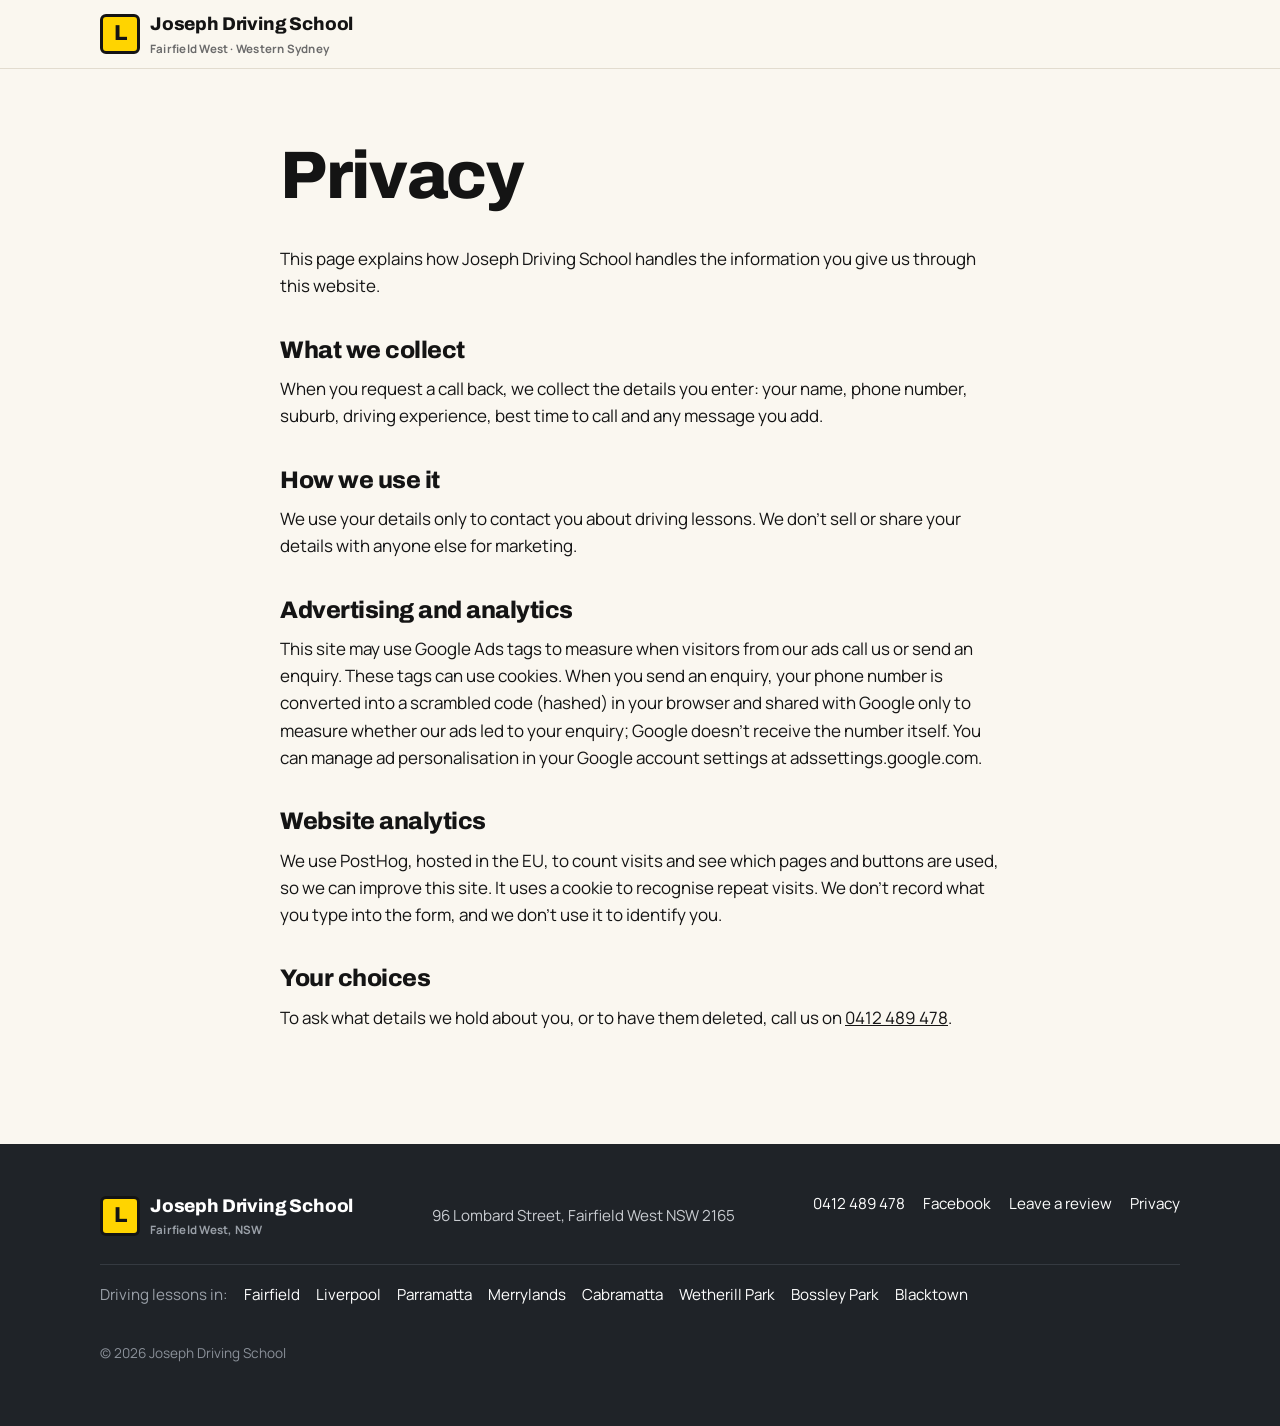
<file: privacy/index.html>
<!doctype html>
<html lang="en-AU">
<head>
  <meta charset="utf-8">
  <meta name="viewport" content="width=device-width, initial-scale=1">
  <title>Privacy | Joseph Driving School</title>
  <meta name="description" content="How Joseph Driving School handles the details you send through this website.">
  <link rel="canonical" href="https://www.josephdrivingschool.com.au/privacy">
  <meta name="theme-color" content="#ffd400">
  <link rel="icon" href="/favicon.svg" type="image/svg+xml">
  <link rel="apple-touch-icon" href="/apple-touch-icon.png">
  <link rel="manifest" href="/site.webmanifest">
  <link rel="preload" href="/assets/fonts/archivo-latin-800-normal.woff2" as="font" type="font/woff2" crossorigin>
  <link rel="preload" href="/assets/fonts/manrope-latin-400-normal.woff2" as="font" type="font/woff2" crossorigin>
  <link rel="preload" href="/assets/fonts/manrope-latin-800-normal.woff2" as="font" type="font/woff2" crossorigin>
  <link rel="stylesheet" href="/assets/styles.css?v=daddd131">
</head>
<body>
  <header class="site-header">
    <div class="wrap">
      <a class="brand" href="/">
        <span class="plate" aria-hidden="true">L</span>
        <span>Joseph Driving School<small>Fairfield West · Western Sydney</small></span>
      </a>
    </div>
  </header>

  <main class="page">
    <div class="wrap">
      <h1>Privacy</h1>
      <p>This page explains how Joseph Driving School handles the information you give us through this website.</p>

      <h2>What we collect</h2>
      <p>When you request a call back, we collect the details you enter: your name, phone number, suburb, driving experience, best time to call and any message you add.</p>

      <h2>How we use it</h2>
      <p>We use your details only to contact you about driving lessons. We don't sell or share your details with anyone else for marketing.</p>

      <h2>Advertising and analytics</h2>
      <p>This site may use Google Ads tags to measure when visitors from our ads call us or send an enquiry. These tags can use cookies. When you send an enquiry, your phone number is converted into a scrambled code (hashed) in your browser and shared with Google only to measure whether our ads led to your enquiry; Google doesn't receive the number itself. You can manage ad personalisation in your Google account settings at adssettings.google.com.</p>

      <h2>Website analytics</h2>
      <p>We use PostHog, hosted in the EU, to count visits and see which pages and buttons are used, so we can improve this site. It uses a cookie to recognise repeat visits. We don't record what you type into the form, and we don't use it to identify you.</p>

      <h2>Your choices</h2>
      <p>To ask what details we hold about you, or to have them deleted, call us on <a href="tel:+61412489478" data-action="call" data-phone-text>0412 489 478</a>.</p>
    </div>
  </main>

  <footer class="site-footer">
    <div class="wrap">
      <a class="brand" href="/"><span class="plate" aria-hidden="true">L</span><span>Joseph Driving School<small>Fairfield West, NSW</small></span></a>
      <address class="footer-address">96 Lombard Street, Fairfield West NSW 2165</address>
      <ul class="footer-links">
        <li><a href="tel:+61412489478" data-action="call" data-phone-text>0412 489 478</a></li>
        <li><a href="https://www.facebook.com/josephdrivingschool/" rel="noopener" target="_blank">Facebook</a></li>
        <li><a href="/review" rel="noopener" target="_blank">Leave a review</a></li>
        <li><a href="/privacy">Privacy</a></li>
      </ul>
      <nav class="footer-areas" aria-label="Areas we cover">
        <span>Driving lessons in:</span>
        <ul><li><a href="/driving-lessons/fairfield">Fairfield</a></li><li><a href="/driving-lessons/liverpool">Liverpool</a></li><li><a href="/driving-lessons/parramatta">Parramatta</a></li><li><a href="/driving-lessons/merrylands">Merrylands</a></li><li><a href="/driving-lessons/cabramatta">Cabramatta</a></li><li><a href="/driving-lessons/wetherill-park">Wetherill Park</a></li><li><a href="/driving-lessons/bossley-park">Bossley Park</a></li><li><a href="/driving-lessons/blacktown">Blacktown</a></li></ul>
      </nav>
      <p class="copy">© <span data-year>2026</span> Joseph Driving School</p>
    </div>
  </footer>

  <script src="/assets/config.js?v=daddd131"></script>
  <script src="/assets/site.js?v=daddd131" defer></script>
</body>
</html>
</file>
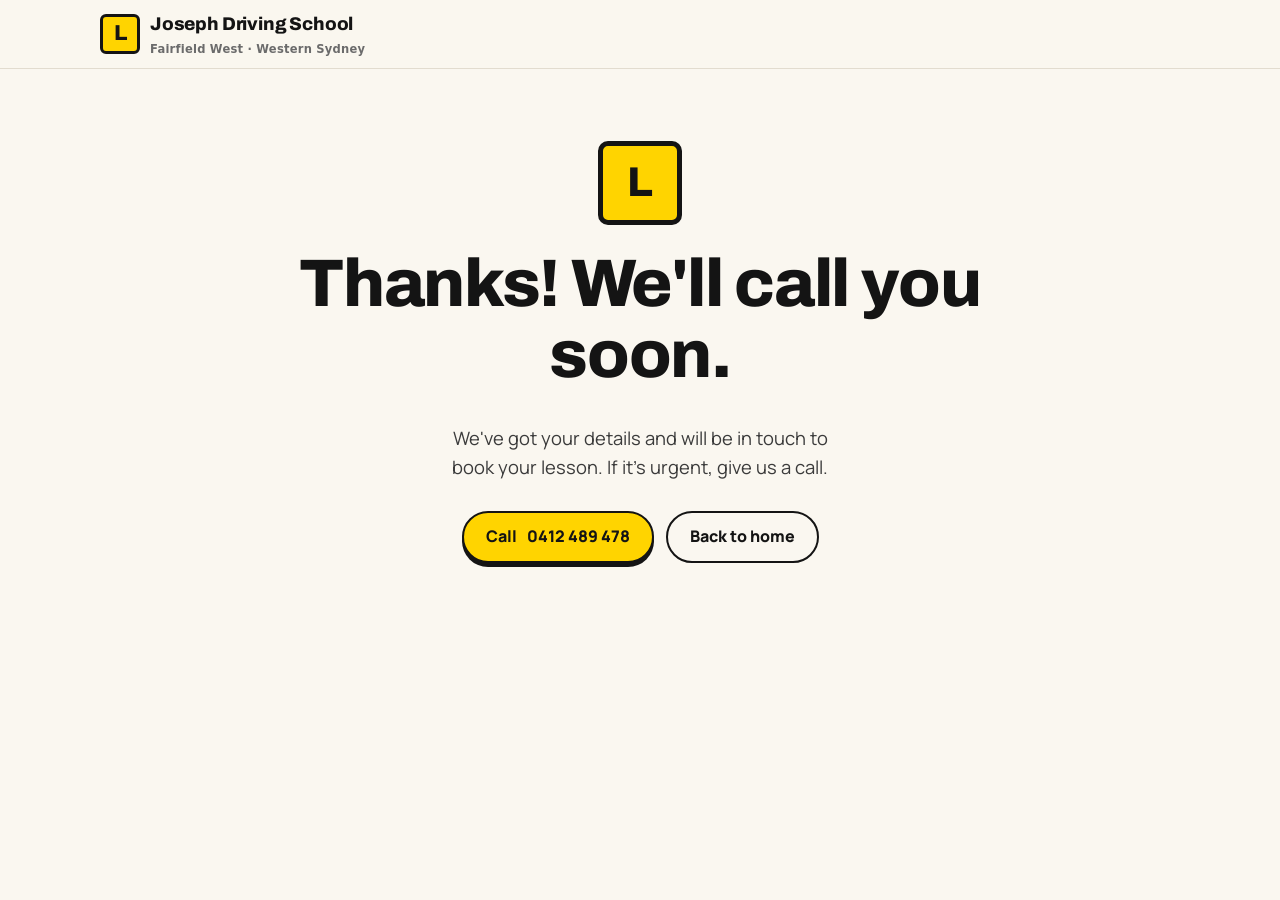
<file: thanks/index.html>
<!doctype html>
<html lang="en-AU">
<head>
  <meta charset="utf-8">
  <meta name="viewport" content="width=device-width, initial-scale=1">
  <title>Thanks, we'll be in touch | Joseph Driving School</title>
  <meta name="robots" content="noindex, nofollow">
  <meta name="theme-color" content="#ffd400">
  <link rel="icon" href="/favicon.svg" type="image/svg+xml">
  <link rel="apple-touch-icon" href="/apple-touch-icon.png">
  <link rel="manifest" href="/site.webmanifest">
  <link rel="preload" href="/assets/fonts/archivo-latin-800-normal.woff2" as="font" type="font/woff2" crossorigin>
  <link rel="preload" href="/assets/fonts/manrope-latin-400-normal.woff2" as="font" type="font/woff2" crossorigin>
  <link rel="preload" href="/assets/fonts/manrope-latin-800-normal.woff2" as="font" type="font/woff2" crossorigin>
  <link rel="stylesheet" href="/assets/styles.css?v=daddd131">
</head>
<body data-thanks>
  <header class="site-header">
    <div class="wrap">
      <a class="brand" href="/">
        <span class="plate" aria-hidden="true">L</span>
        <span>Joseph Driving School<small>Fairfield West · Western Sydney</small></span>
      </a>
    </div>
  </header>

  <main class="page center">
    <div class="wrap">
      <span class="plate big-plate" aria-hidden="true">L</span>
      <h1>Thanks! We'll call you soon.</h1>
      <p class="lede" style="margin:0 auto 28px">We've got your details and will be in touch to book your lesson. If it's urgent, give us a call.</p>
      <div class="btn-row" style="justify-content:center">
        <a class="btn btn-plate" href="tel:+61412489478" data-action="call">Call <span data-phone-text>0412 489 478</span></a>
        <a class="btn btn-ghost" href="/">Back to home</a>
      </div>
    </div>
  </main>

  <script src="/assets/config.js?v=daddd131"></script>
  <script src="/assets/site.js?v=daddd131" defer></script>
</body>
</html>
</file>
<file: assets/styles.css>
@font-face { font-family: "Archivo"; font-style: normal; font-weight: 700; font-display: optional; src: url(/assets/fonts/archivo-latin-700-normal.woff2) format("woff2"); }
@font-face { font-family: "Archivo"; font-style: normal; font-weight: 800 900; font-display: optional; src: url(/assets/fonts/archivo-latin-800-normal.woff2) format("woff2"); }
@font-face { font-family: "Manrope"; font-style: normal; font-weight: 400 500; font-display: optional; src: url(/assets/fonts/manrope-latin-400-normal.woff2) format("woff2"); }
@font-face { font-family: "Manrope"; font-style: normal; font-weight: 600 700; font-display: optional; src: url(/assets/fonts/manrope-latin-700-normal.woff2) format("woff2"); }
@font-face { font-family: "Manrope"; font-style: normal; font-weight: 800 900; font-display: optional; src: url(/assets/fonts/manrope-latin-800-normal.woff2) format("woff2"); }

:root {
  --ink: #141414;
  --ink-soft: #3b3b3b;
  --muted: #6b6b6b;
  --paper: #faf7f0;
  --paper-2: #f1ece1;
  --white: #ffffff;
  --plate: #ffd400;
  --plate-deep: #e6bf00;
  --road: #1f2328;
  --line: #e2dccf;
  --ok: #1d7a3e;
  --err: #b42318;
  --radius: 14px;
  --shadow: 0 10px 30px rgba(20, 20, 20, 0.08);
  --max: 1120px;
  --font-head: "Archivo", "Arial Narrow", Arial, sans-serif;
  --font-body: "Manrope", system-ui, -apple-system, "Segoe UI", Roboto, sans-serif;
}

*,
*::before,
*::after { box-sizing: border-box; }

html { scroll-behavior: smooth; -webkit-text-size-adjust: 100%; }

body {
  margin: 0;
  background: var(--paper);
  color: var(--ink);
  font-family: var(--font-body);
  font-size: 17px;
  line-height: 1.6;
}

img { max-width: 100%; display: block; }

a { color: inherit; }

h1, h2, h3 {
  font-family: var(--font-head);
  line-height: 1.05;
  letter-spacing: -0.02em;
  margin: 0 0 0.5em;
}

h1 { font-size: clamp(2.4rem, 6vw, 4.2rem); font-weight: 800; }
h2 { font-size: clamp(1.9rem, 4vw, 2.8rem); font-weight: 800; }
h3 { font-size: 1.25rem; font-weight: 700; letter-spacing: -0.01em; }

p { margin: 0 0 1em; }

.wrap { width: 100%; max-width: var(--max); margin: 0 auto; padding: 0 20px; }

.skip {
  position: absolute; left: -999px; top: 8px;
  background: var(--plate); color: var(--ink); padding: 8px 14px; border-radius: 8px; z-index: 100;
}
.skip:focus { left: 8px; }

/* ---------- L-plate mark ---------- */
.plate {
  display: inline-grid;
  place-items: center;
  width: 40px; height: 40px;
  background: var(--plate);
  color: var(--ink);
  border: 3px solid var(--ink);
  border-radius: 6px;
  font-family: var(--font-head);
  font-weight: 900;
  font-size: 1.35rem;
  line-height: 1;
  flex: none;
}
.plate.sm { width: 28px; height: 28px; font-size: 0.95rem; border-width: 2px; border-radius: 4px; }

/* ---------- Header ---------- */
.site-header {
  position: sticky; top: 0; z-index: 50;
  background: rgba(250, 247, 240, 0.94);
  backdrop-filter: saturate(140%) blur(8px);
  border-bottom: 1px solid var(--line);
}
.site-header .wrap { display: flex; align-items: center; justify-content: space-between; gap: 16px; height: 68px; }
.brand { display: flex; align-items: center; gap: 10px; text-decoration: none; font-family: var(--font-head); font-weight: 800; font-size: 1.15rem; letter-spacing: -0.01em; }
.brand small { display: block; font-family: var(--font-body); font-weight: 600; font-size: 0.72rem; color: var(--muted); letter-spacing: 0.02em; }
@media (max-width: 600px) {
  .site-header .wrap { height: 60px; gap: 10px; }
  .site-header .brand { font-size: 1rem; line-height: 1.15; white-space: nowrap; min-width: 0; }
  .site-header .brand > span:last-child { overflow: hidden; text-overflow: ellipsis; }
  .site-header .brand small { display: none; }
  .site-header .plate { width: 34px; height: 34px; font-size: 1.1rem; }
  /* The sticky bottom bar already shows the number, so the header button just says "Call". */
  .site-header .btn [data-phone-text] { display: none; }
  .site-header .btn-sm { min-height: 40px; padding: 0 16px; }
  .eyebrow { font-size: 0.74rem; letter-spacing: 0.06em; margin-bottom: 14px; }
  .hero { padding-top: 28px; }
  section { padding: 64px 0; }
}
@media (max-width: 340px) {
  .site-header .brand > span:last-child { display: none; }
}
.nav { display: flex; align-items: center; gap: 22px; }
.nav a { text-decoration: none; font-weight: 600; font-size: 0.95rem; color: var(--ink-soft); }
.nav a:hover { color: var(--ink); }
.nav .btn { color: var(--ink); }
@media (max-width: 860px) { .nav a:not(.btn) { display: none; } }

/* ---------- Buttons ---------- */
.btn {
  display: inline-flex; align-items: center; justify-content: center; gap: 10px;
  min-height: 52px; padding: 0 22px;
  border-radius: 999px; border: 2px solid var(--ink);
  font-family: var(--font-body); font-weight: 800; font-size: 1rem;
  text-decoration: none; cursor: pointer;
  transition: transform 0.12s ease, background 0.12s ease, box-shadow 0.12s ease;
  white-space: nowrap;
}
.btn:active { transform: translateY(1px); }
.btn-plate { background: var(--plate); color: var(--ink); box-shadow: 0 4px 0 var(--ink); }
.btn-plate:hover { background: var(--plate-deep); }
.btn-ink { background: var(--ink); color: var(--white); }
.btn-ink:hover { background: #000; }
.btn-ghost { background: transparent; color: var(--ink); }
.btn-ghost:hover { background: var(--white); }
.btn-sm { min-height: 42px; padding: 0 16px; font-size: 0.92rem; box-shadow: none; }
.btn svg { width: 20px; height: 20px; flex: none; }
.btn-row { display: flex; flex-wrap: wrap; gap: 12px; }

/* ---------- Hero ---------- */
.hero { padding: 56px 0 40px; position: relative; overflow: hidden; }
.hero-grid { display: grid; grid-template-columns: 1.15fr 0.85fr; gap: 48px; align-items: center; }
@media (max-width: 900px) { .hero-grid { grid-template-columns: 1fr; gap: 32px; } }
.eyebrow {
  display: inline-flex; align-items: center; gap: 10px;
  font-weight: 800; font-size: 0.82rem; letter-spacing: 0.08em; text-transform: uppercase;
  color: var(--ink-soft); margin-bottom: 18px;
}
.hero h1 em { font-style: normal; background: linear-gradient(transparent 62%, var(--plate) 62%); padding: 0 4px; }
.lede { font-size: 1.15rem; color: var(--ink-soft); max-width: 36ch; margin-bottom: 28px; }
.hero-points { list-style: none; padding: 0; margin: 28px 0 0; display: grid; gap: 10px; }
.hero-points li { display: flex; align-items: center; gap: 10px; font-weight: 600; }
.tick { width: 22px; height: 22px; flex: none; border-radius: 50%; background: var(--ink); color: var(--plate); display: grid; place-items: center; font-size: 0.75rem; font-weight: 900; }

.hero-card {
  background: var(--road);
  color: var(--white);
  border-radius: 22px;
  padding: 28px;
  position: relative;
  box-shadow: var(--shadow);
}
.hero-card::after {
  content: ""; position: absolute; left: 28px; right: 28px; bottom: 18px; height: 4px;
  background: repeating-linear-gradient(90deg, var(--plate) 0 28px, transparent 28px 48px);
  border-radius: 2px; opacity: 0.9;
}
.hero-card h2 { font-size: 1.6rem; color: var(--white); }
.hero-card p { color: #c9ccd1; }
.hero-card .btn { width: 100%; }
.hero-card .btn + .btn { margin-top: 12px; }
.hero-card .btn-ghost { color: var(--white); border-color: #4a5058; }
.hero-card .btn-ghost:hover { background: #2a2f35; }
.hero-card .fine { font-size: 0.85rem; color: #9aa0a8; margin: 16px 0 26px; }

/* ---------- Strip ---------- */
.strip { background: var(--ink); color: var(--white); }
.strip .wrap { display: flex; flex-wrap: wrap; gap: 14px 34px; justify-content: center; padding: 18px 20px; font-weight: 700; font-size: 0.95rem; }
.strip span { display: inline-flex; align-items: center; gap: 10px; }
.strip span::before { content: ""; width: 8px; height: 8px; background: var(--plate); border-radius: 2px; }

/* ---------- Sections ---------- */
section { padding: 84px 0; }
section.alt { background: var(--paper-2); }
.section-head { max-width: 640px; margin-bottom: 40px; }
.section-head p { color: var(--ink-soft); font-size: 1.08rem; }
.kicker { font-weight: 800; font-size: 0.8rem; letter-spacing: 0.1em; text-transform: uppercase; color: var(--muted); margin-bottom: 10px; display: block; }

.cards { display: grid; grid-template-columns: repeat(3, 1fr); gap: 18px; }
@media (max-width: 900px) { .cards { grid-template-columns: repeat(2, 1fr); } }
@media (max-width: 600px) { .cards { grid-template-columns: 1fr; } }
.card {
  background: var(--white); border: 1px solid var(--line); border-radius: var(--radius);
  padding: 24px; display: flex; flex-direction: column;
}
.card p { color: var(--ink-soft); margin-bottom: 18px; }
.card .card-cta { margin-top: auto; font-weight: 800; text-decoration: none; display: inline-flex; gap: 8px; align-items: center; }
.card .card-cta::after { content: "→"; transition: transform 0.12s ease; }
.card .card-cta:hover::after { transform: translateX(3px); }
.card .plate { margin-bottom: 16px; }

/* Steps */
.steps { display: grid; grid-template-columns: repeat(3, 1fr); gap: 28px; counter-reset: step; }
@media (max-width: 800px) { .steps { grid-template-columns: 1fr; } }
.step { position: relative; padding-top: 64px; }
.step::before {
  counter-increment: step; content: counter(step);
  position: absolute; top: 0; left: 0;
  width: 48px; height: 48px; border-radius: 50%;
  background: var(--plate); border: 3px solid var(--ink);
  display: grid; place-items: center;
  font-family: var(--font-head); font-weight: 900; font-size: 1.3rem;
}
.step p { color: var(--ink-soft); }

/* Areas */
.areas { display: flex; flex-wrap: wrap; gap: 10px; list-style: none; padding: 0; margin: 0; }
.areas li { background: var(--white); border: 1px solid var(--line); border-radius: 999px; padding: 8px 16px; font-weight: 700; font-size: 0.95rem; }
.areas-note { margin-top: 22px; color: var(--ink-soft); }

/* FAQ */
.faq { max-width: 780px; }
.faq details { border-bottom: 1px solid var(--line); }
.faq summary {
  list-style: none; cursor: pointer; padding: 22px 40px 22px 0; position: relative;
  font-family: var(--font-head); font-weight: 700; font-size: 1.15rem;
}
.faq summary::-webkit-details-marker { display: none; }
.faq summary::after {
  content: "+"; position: absolute; right: 4px; top: 50%; transform: translateY(-50%);
  font-size: 1.6rem; font-weight: 400;
}
.faq details[open] summary::after { content: "–"; }
.faq details p { color: var(--ink-soft); padding-bottom: 18px; max-width: 64ch; }

/* ---------- Booking form ---------- */
.book-grid { display: grid; grid-template-columns: 0.9fr 1.1fr; gap: 48px; align-items: start; }
@media (max-width: 900px) { .book-grid { grid-template-columns: 1fr; gap: 28px; } }
.form-card {
  background: var(--white); border: 2px solid var(--ink); border-radius: 20px;
  padding: 28px; box-shadow: 8px 8px 0 var(--ink);
}
@media (max-width: 600px) { .form-card { padding: 22px; box-shadow: 5px 5px 0 var(--ink); } }
.form-card h2, .form-card h3 { margin-bottom: 6px; }
.form-card .sub { color: var(--ink-soft); margin-bottom: 20px; }
.field { margin-bottom: 16px; }
.field label, .field legend { display: block; font-weight: 800; font-size: 0.92rem; margin-bottom: 6px; }
.field input, .field select, .field textarea {
  width: 100%; min-height: 50px; padding: 12px 14px;
  border: 1.5px solid #cfc8b8; border-radius: 10px; background: var(--paper);
  font: inherit; font-size: 1rem; color: var(--ink);
}
.field textarea { min-height: 96px; resize: vertical; }
.field input:focus, .field select:focus, .field textarea:focus { outline: 3px solid var(--plate); outline-offset: 1px; border-color: var(--ink); background: var(--white); }
.field fieldset { border: 0; padding: 0; margin: 0; }
.row-2 { display: grid; grid-template-columns: 1fr 1fr; gap: 14px; }
@media (max-width: 520px) { .row-2 { grid-template-columns: 1fr; } }
.choices { display: flex; flex-wrap: wrap; gap: 8px; }
.choices label { margin: 0; position: relative; }
.field .choices input { position: absolute; inset: 0; width: 1px; height: 1px; min-height: 0; padding: 0; margin: 0; border: 0; opacity: 0; pointer-events: none; }
.choices span {
  display: inline-flex; align-items: center; min-height: 44px; padding: 0 16px;
  border: 1.5px solid #cfc8b8; border-radius: 999px; background: var(--paper);
  font-weight: 700; font-size: 0.95rem; cursor: pointer;
}
.choices input:checked + span { background: var(--plate); border-color: var(--ink); }
.choices input:focus-visible + span { outline: 3px solid var(--ink); outline-offset: 2px; }
.hp { position: absolute; left: -9999px; width: 1px; height: 1px; overflow: hidden; }
.form-card .btn { width: 100%; margin-top: 6px; }
.form-msg { margin-top: 14px; font-weight: 700; }
.form-msg.err { color: var(--err); }
.form-alt { margin-top: 18px; padding-top: 18px; border-top: 1px dashed var(--line); font-size: 0.95rem; color: var(--ink-soft); }
.form-alt a { font-weight: 800; }
.fallback { display: none; margin-top: 16px; padding: 16px; background: var(--paper-2); border-radius: 12px; }
.fallback.show { display: block; }
.fallback .btn { margin-top: 10px; }
.privacy-note { font-size: 0.82rem; color: var(--muted); margin-top: 12px; }

.contact-list { list-style: none; padding: 0; margin: 24px 0 0; display: grid; gap: 14px; }
.contact-list a { font-weight: 800; text-decoration: none; font-size: 1.1rem; }
.contact-list small { display: block; color: var(--muted); font-weight: 600; }

/* ---------- CTA band ---------- */
.cta-band { background: var(--plate); border-top: 3px solid var(--ink); border-bottom: 3px solid var(--ink); padding: 56px 0; }
.cta-band .wrap { display: flex; flex-wrap: wrap; align-items: center; justify-content: space-between; gap: 24px; }
.cta-band h2 { margin: 0; max-width: 18ch; }

/* ---------- Footer ---------- */
.site-footer { background: var(--road); color: #c9ccd1; padding: 48px 0 110px; font-size: 0.95rem; }
.site-footer .wrap { display: flex; flex-wrap: wrap; justify-content: space-between; gap: 24px; }
.site-footer a { color: var(--white); text-decoration: none; }
.site-footer a:hover { text-decoration: underline; }
.site-footer .brand { color: var(--white); }
.site-footer .brand small { color: #9aa0a8; }
.footer-links { display: flex; flex-wrap: wrap; gap: 18px; list-style: none; padding: 0; margin: 0; }
.copy { width: 100%; color: #8a9099; font-size: 0.85rem; margin-top: 12px; }
@media (min-width: 761px) { .site-footer { padding-bottom: 48px; } }

/* ---------- Sticky mobile action bar ---------- */
.mobile-bar {
  position: fixed; left: 0; right: 0; bottom: 0; z-index: 60;
  display: none; gap: 10px; padding: 10px 12px calc(10px + env(safe-area-inset-bottom));
  background: var(--white); border-top: 2px solid var(--ink);
}
.mobile-bar .btn { flex: 1; min-height: 50px; padding: 0 12px; box-shadow: none; }
@media (max-width: 760px) { .mobile-bar { display: flex; } }

/* ---------- Simple pages ---------- */
.page { padding: 72px 0 96px; }
.page .wrap { max-width: 760px; }
.page h2 { font-size: 1.5rem; margin-top: 1.6em; }
.center { text-align: center; }
.big-plate { width: 84px; height: 84px; font-size: 2.6rem; border-width: 5px; border-radius: 10px; margin: 0 auto 24px; }

/* Landing-page tweaks */
.lp .site-header .nav a:not(.btn) { display: none; }
.lp .hero { padding-top: 36px; }
.lp .hero-grid { grid-template-columns: 1fr 1fr; align-items: start; }
@media (max-width: 900px) { .lp .hero-grid { grid-template-columns: 1fr; } }
.lp .lede { max-width: 42ch; }
.lp section { padding: 64px 0; }

/* Breadcrumbs */
.crumbs { padding-top: 18px; font-size: 0.88rem; color: var(--muted); }
.crumbs a { color: var(--ink-soft); }
.crumbs + .hero { padding-top: 24px; }

/* Long-form copy */
.prose { max-width: 760px; }
.prose p { color: var(--ink-soft); font-size: 1.06rem; }
.prose h3 { margin-top: 1.6em; }
.tick-list { list-style: none; padding: 0; margin: 0; display: grid; gap: 10px; }
.tick-list li { display: flex; gap: 10px; align-items: baseline; font-weight: 600; }
.tick-list li::before { content: "✓"; display: inline-grid; place-items: center; width: 22px; height: 22px; flex: none; border-radius: 50%; background: var(--ink); color: var(--plate); font-size: 0.72rem; font-weight: 900; }

/* Linked area chips */
.areas a { text-decoration: none; }
.areas.linked li, .areas li:has(a) { background: var(--ink); border-color: var(--ink); }
.areas.linked a, .areas li a { color: var(--white); }
.areas li:has(a):hover { background: #000; }
.areas-note + .areas.linked { margin-top: 10px; }

/* Footer area links */
.footer-areas { width: 100%; display: flex; flex-wrap: wrap; gap: 8px 16px; align-items: center; padding-top: 18px; border-top: 1px solid #353a41; }
.footer-areas span { color: #9aa0a8; }
.footer-areas ul { display: flex; flex-wrap: wrap; gap: 8px 16px; list-style: none; padding: 0; margin: 0; }

.hidden { display: none !important; }

@media (prefers-reduced-motion: reduce) {
  html { scroll-behavior: auto; }
  * { transition: none !important; }
}

/* Business address */
.footer-address { font-style: normal; color: #c9ccd1; align-self: center; }
.contact-addr { font-weight: 800; font-size: 1.1rem; }

/* Homepage area chips: all clickable, one consistent style */
/* Every clickable suburb chip: black with white text, yellow on hover */
.areas li:has(a) { background: var(--ink); border-color: var(--ink); padding: 0; }
.areas li a { display: block; padding: 8px 16px; color: var(--white); text-decoration: none; }
.areas li:has(a):hover { background: var(--plate); border-color: var(--ink); }
.areas li:has(a):hover a { color: var(--ink); }

/* Four lesson cards: 2 x 2 on desktop */
@media (min-width: 901px) { .cards.cards-2x2 { grid-template-columns: repeat(2, 1fr); } }
</file>
